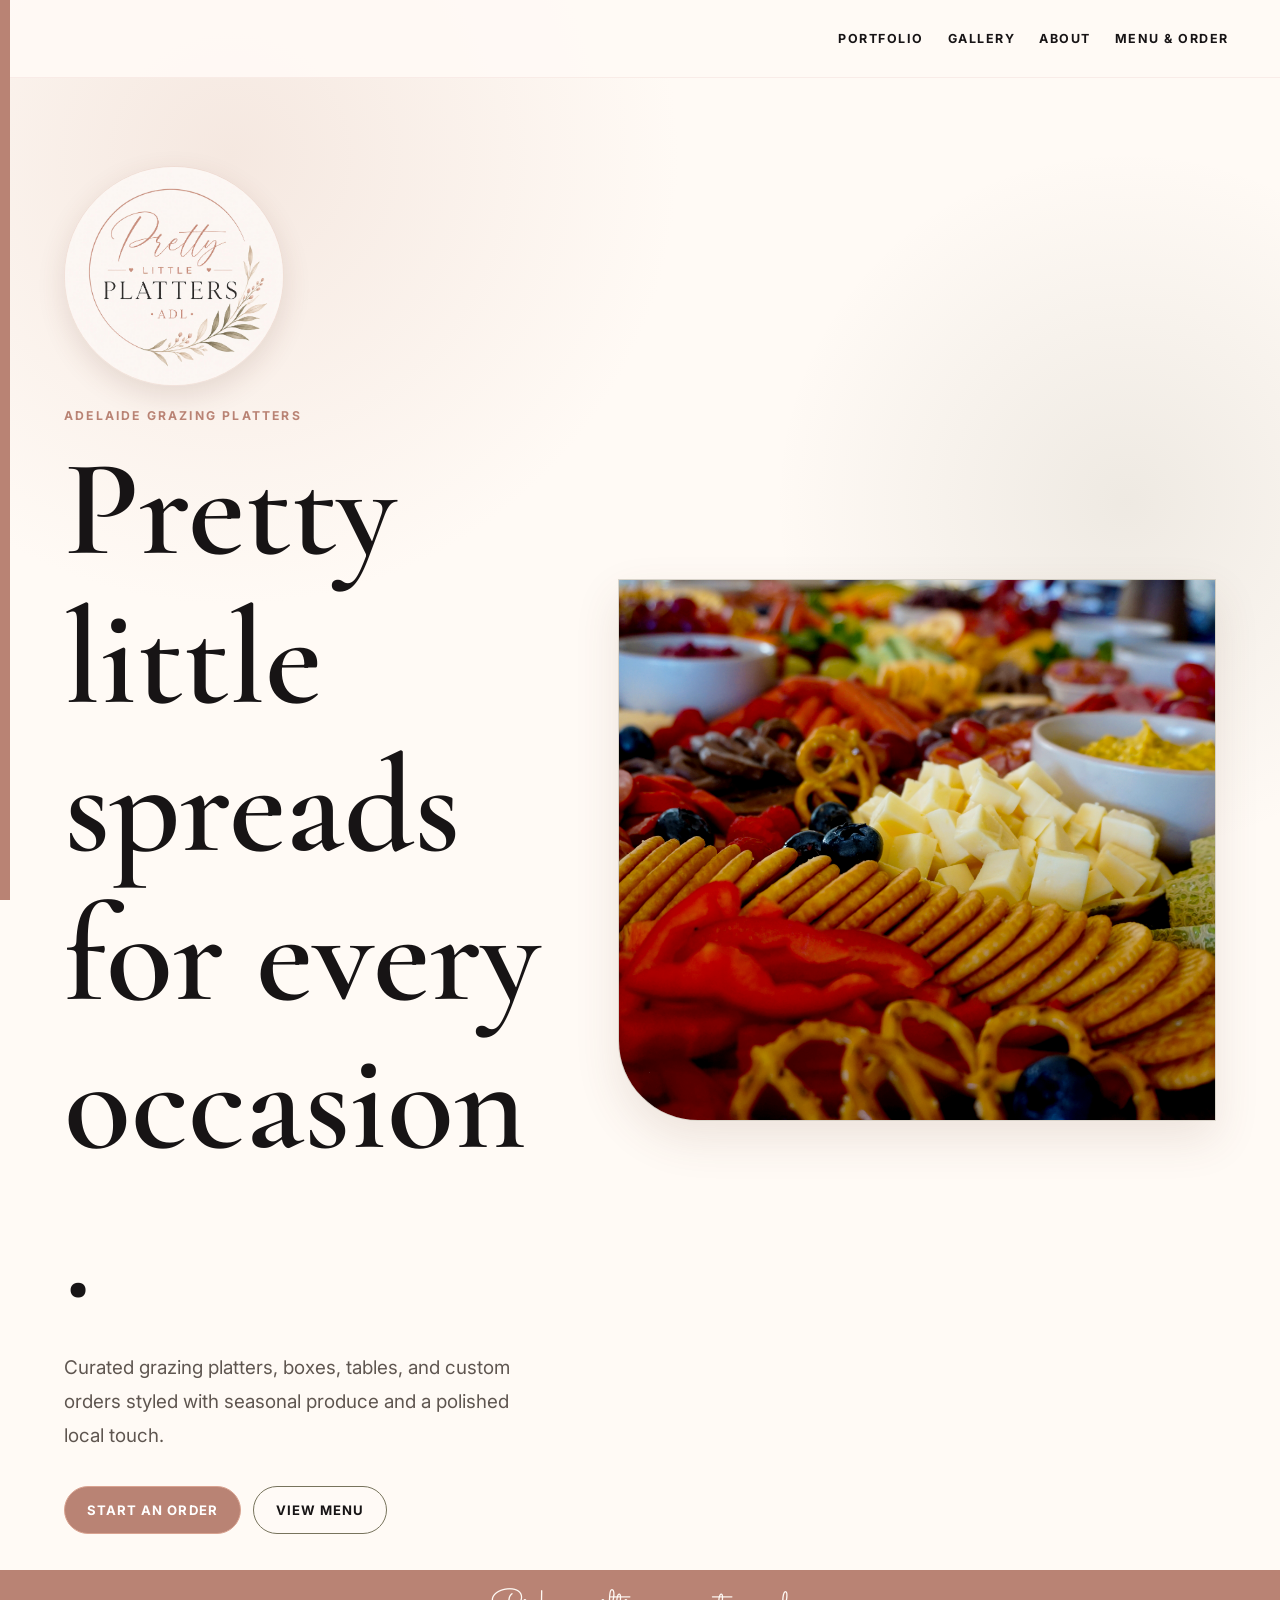
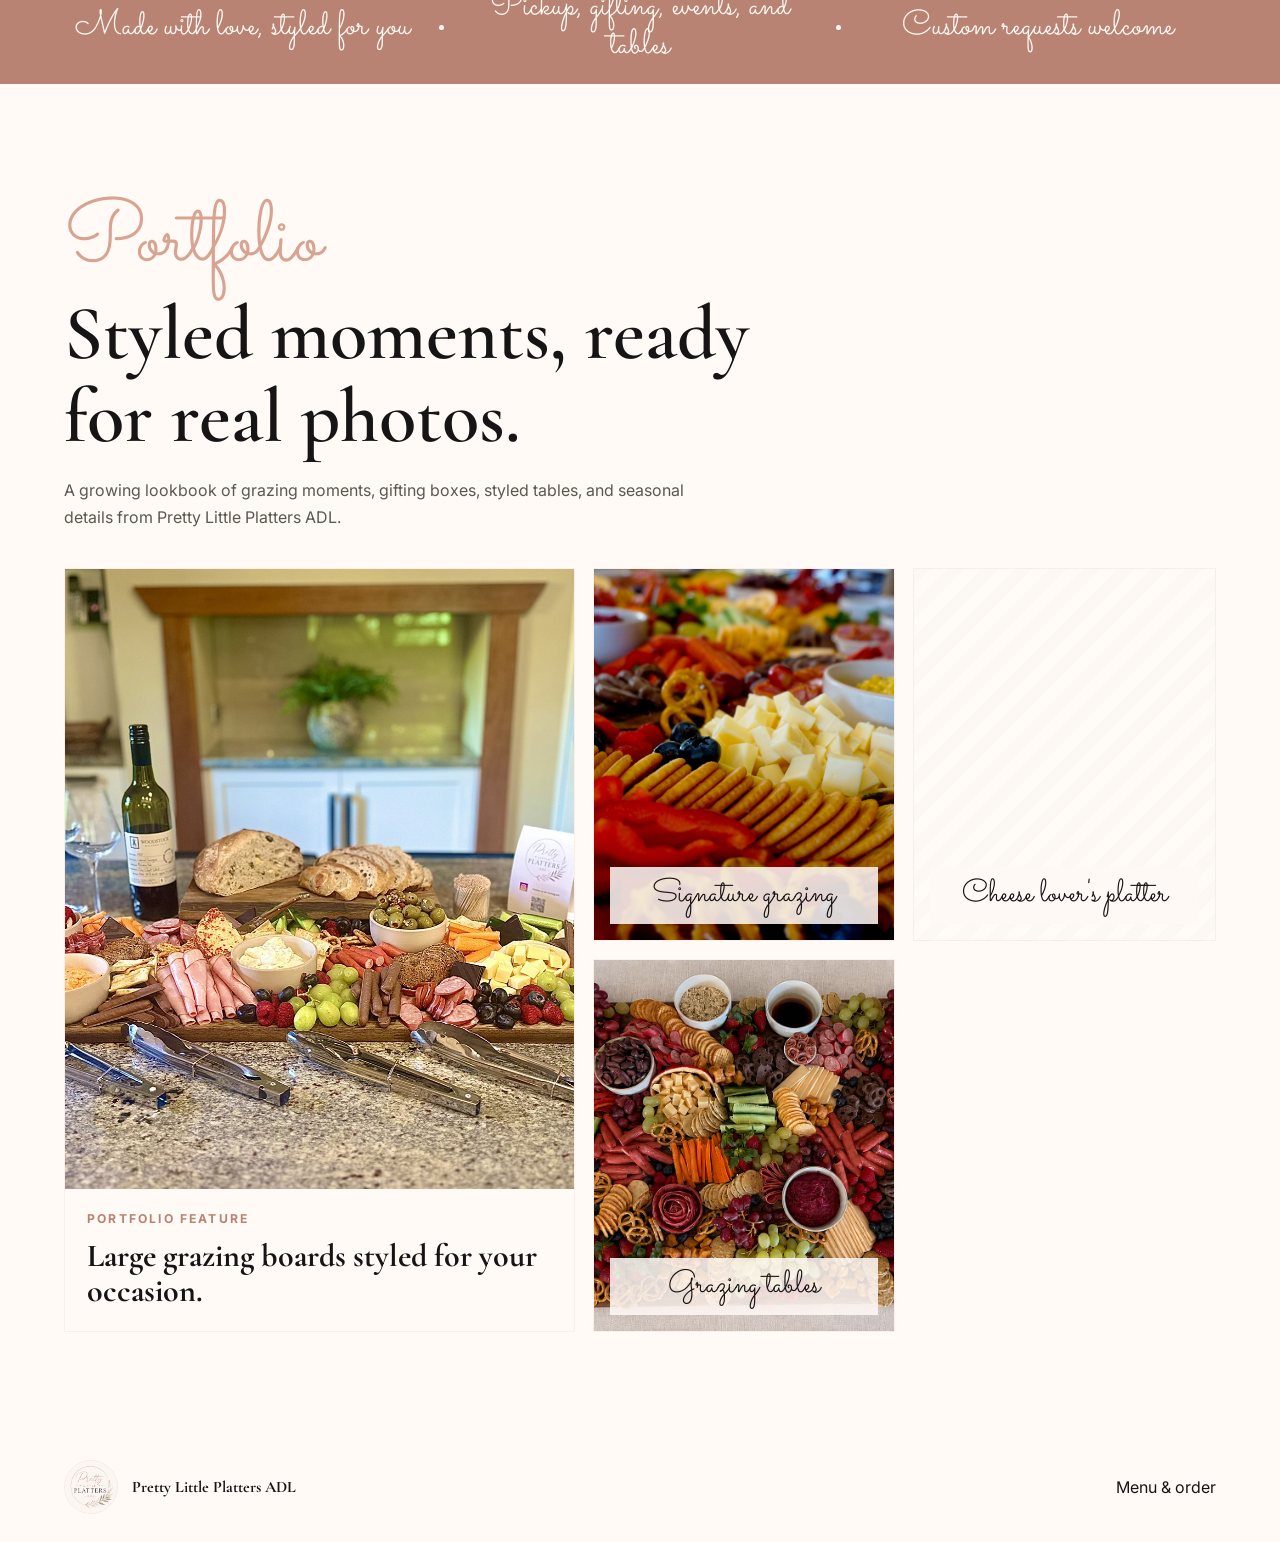
<file: index.html>
<!doctype html>
<html lang="en">
  <head>
    <meta charset="utf-8">
    <meta name="viewport" content="width=device-width, initial-scale=1">
    <title>Pretty Little Platters ADL</title>
    <meta
      name="description"
      content="Pretty Little Platters ADL creates grazing platters, boxes, tables, and custom orders for Adelaide events."
    >
    <link rel="preconnect" href="https://fonts.googleapis.com">
    <link rel="preconnect" href="https://fonts.gstatic.com" crossorigin>
    <link
      href="https://fonts.googleapis.com/css2?family=Cormorant+Garamond:wght@500;600;700&family=Inter:wght@400;500;600;700&family=Sacramento&display=swap"
      rel="stylesheet"
    >
    <link rel="stylesheet" href="styles.css?v=7">
  </head>
  <body>
    <header class="site-header" id="top">
      <nav class="nav" aria-label="Main navigation">
        <a href="#portfolio">Portfolio</a>
        <a href="gallery.html">Gallery</a>
        <a href="about.html">About</a>
        <a href="menu.html">Menu & order</a>
      </nav>
    </header>

    <main>
      <section class="hero">
        <div class="hero-copy">
          <img class="hero-logo" src="assets/logo.jpg" alt="Pretty Little Platters ADL logo">
          <p class="eyebrow">Adelaide grazing platters</p>
          <h1>Pretty little spreads for every occasion.</h1>
          <p>
            Curated grazing platters, boxes, tables, and custom orders styled
            with seasonal produce and a polished local touch.
          </p>
          <div class="hero-actions">
            <a class="button primary" href="menu.html#order">Start an order</a>
            <a class="button secondary" href="menu.html#menu">View menu</a>
          </div>
        </div>
        <div class="hero-media" aria-label="Styled grazing platter">
          <img src="assets/HOMEPAGE IMAGE.jpg" alt="A styled grazing platter with fruit, cheeses, crackers, and flowers">
        </div>
      </section>

      <section class="intro-band">
        <p>Made with love, styled for you</p>
        <span></span>
        <p>Pickup, gifting, events, and tables</p>
        <span></span>
        <p>Custom requests welcome</p>
      </section>

      <section class="section" id="portfolio">
        <div class="section-heading">
          <p class="script">Portfolio</p>
          <h2>Styled moments, ready for real photos.</h2>
          <p>
            A growing lookbook of grazing moments, gifting boxes, styled tables,
            and seasonal details from Pretty Little Platters ADL.
          </p>
        </div>
        <div class="portfolio-grid">
          <article class="portfolio-feature">
            <img src="assets/Feature Image.jpg" alt="Featured grazing platter by Pretty Little Platters ADL">
            <div>
              <p class="eyebrow">Portfolio feature</p>
              <h3>Large grazing boards styled for your occasion.</h3>
            </div>
          </article>
          <article class="photo-slot">
            <img src="assets/HOMEPAGE IMAGE.jpg" alt="Signature grazing platter example">
            <span>Signature grazing</span>
          </article>
          <article class="photo-slot muted">
            <span>Cheese lover's platter</span>
          </article>
          <article class="photo-slot">
            <img src="assets/Grazing table.png" alt="Birds eye view of a large grazing table">
            <span>Grazing tables</span>
          </article>
        </div>
      </section>

    </main>

    <footer class="footer">
      <div>
        <img src="assets/logo.jpg" alt="Pretty Little Platters ADL logo">
        <p>Pretty Little Platters ADL</p>
      </div>
      <address>
        <a href="menu.html">Menu & order</a>
      </address>
    </footer>
    <script src="transitions.js"></script>
  </body>
</html>
</file>
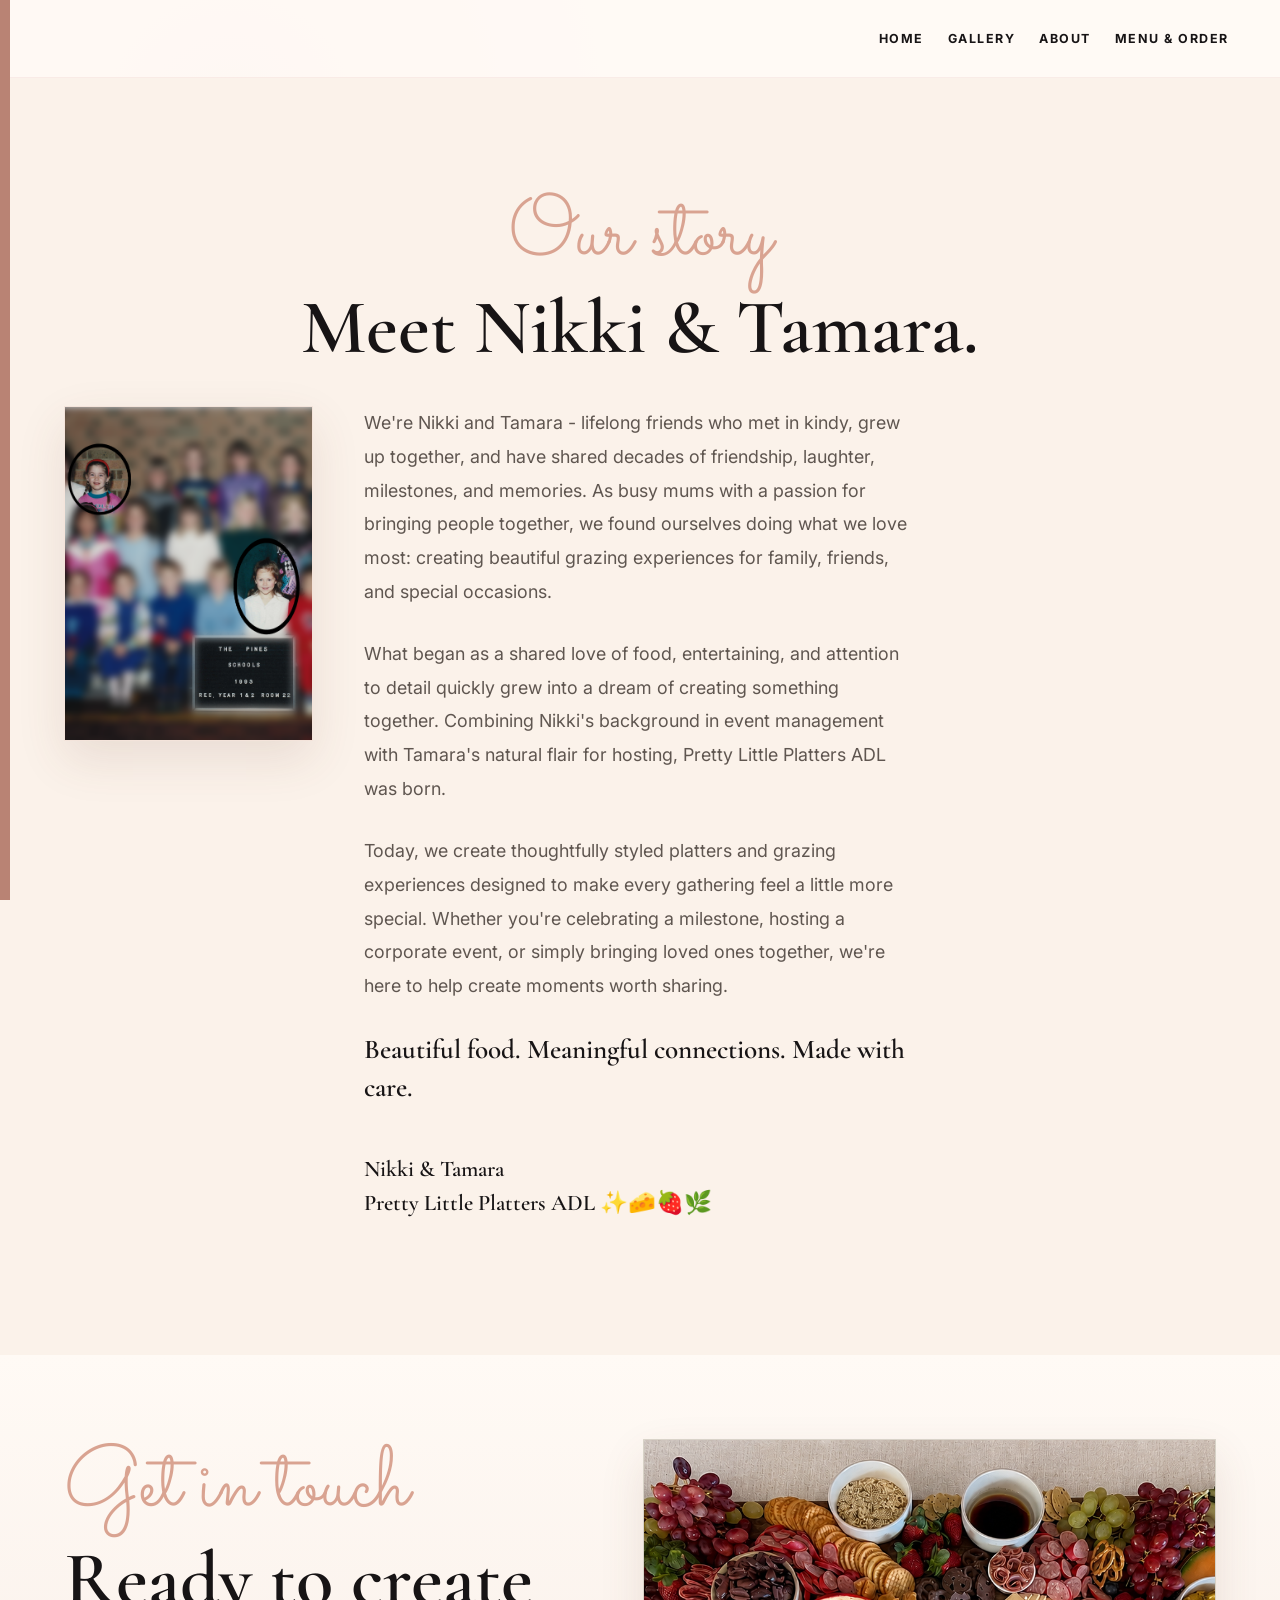
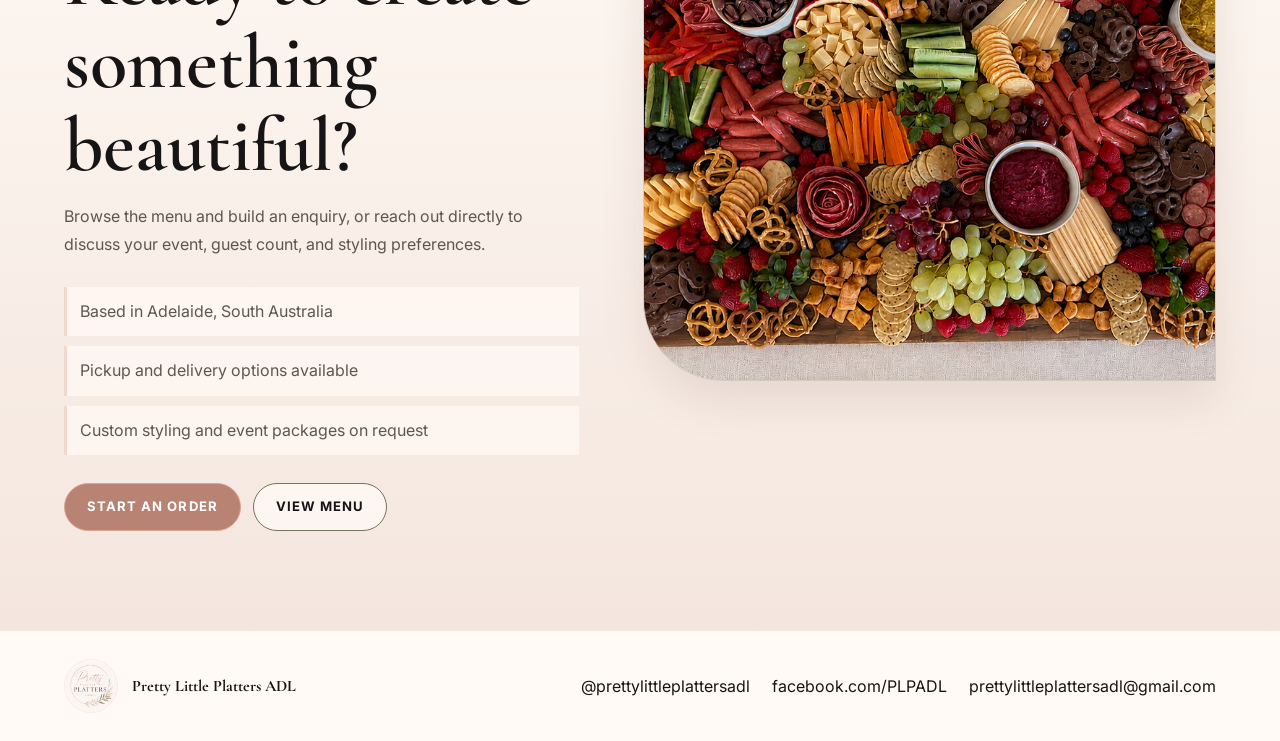
<file: about.html>
<!doctype html>
<html lang="en">
  <head>
    <meta charset="utf-8">
    <meta name="viewport" content="width=device-width, initial-scale=1">
    <title>About Us | Pretty Little Platters ADL</title>
    <meta
      name="description"
      content="Meet Nikki and Tamara, the lifelong friends behind Pretty Little Platters ADL, creating beautiful grazing experiences for Adelaide events."
    >
    <link rel="preconnect" href="https://fonts.googleapis.com">
    <link rel="preconnect" href="https://fonts.gstatic.com" crossorigin>
    <link
      href="https://fonts.googleapis.com/css2?family=Cormorant+Garamond:wght@500;600;700&family=Inter:wght@400;500;600;700&family=Sacramento&display=swap"
      rel="stylesheet"
    >
    <link rel="stylesheet" href="styles.css?v=7">
  </head>
  <body>
    <header class="site-header" id="top">
      <nav class="nav" aria-label="Main navigation">
        <a href="index.html">Home</a>
        <a href="gallery.html">Gallery</a>
        <a href="about.html">About</a>
        <a href="menu.html">Menu & order</a>
      </nav>
    </header>

    <main>
      <section class="section about-story">
        <div class="section-heading centered">
          <p class="script">Our story</p>
          <h2>Meet Nikki &amp; Tamara.</h2>
        </div>
        <div class="story-layout">
          <div class="story-image">
            <img src="assets/school photo.png" alt="Nikki and Tamara">
          </div>
          <div class="story-body">
          <p>
            We're Nikki and Tamara - lifelong friends who met in kindy, grew up together,
            and have shared decades of friendship, laughter, milestones, and memories. As
            busy mums with a passion for bringing people together, we found ourselves doing
            what we love most: creating beautiful grazing experiences for family, friends,
            and special occasions.
          </p>
          <p>
            What began as a shared love of food, entertaining, and attention to detail
            quickly grew into a dream of creating something together. Combining Nikki's
            background in event management with Tamara's natural flair for hosting,
            Pretty Little Platters ADL was born.
          </p>
          <p>
            Today, we create thoughtfully styled platters and grazing experiences designed
            to make every gathering feel a little more special. Whether you're celebrating
            a milestone, hosting a corporate event, or simply bringing loved ones together,
            we're here to help create moments worth sharing.
          </p>
          <p class="story-tagline">Beautiful food. Meaningful connections. Made with care.</p>
          <p class="story-sign-off">Nikki &amp; Tamara<br>Pretty Little Platters ADL ✨🧀🍓🌿</p>
        </div>
          <div class="story-image story-image--right">
            <!-- right photo coming soon -->
          </div>
        </div>
      </section>

      <section class="order-section">
        <div class="order-copy">
          <p class="script">Get in touch</p>
          <h2>Ready to create something beautiful?</h2>
          <p>
            Browse the menu and build an enquiry, or reach out directly to
            discuss your event, guest count, and styling preferences.
          </p>
          <div class="booking-notes">
            <p>Based in Adelaide, South Australia</p>
            <p>Pickup and delivery options available</p>
            <p>Custom styling and event packages on request</p>
          </div>
          <div class="hero-actions" style="margin-top: 28px;">
            <a class="button primary" href="menu.html#order">Start an order</a>
            <a class="button secondary" href="menu.html#menu">View menu</a>
          </div>
        </div>
        <div class="hero-media" aria-label="Grazing table spread">
          <img src="assets/Grazing table.png" alt="A large styled grazing table">
        </div>
      </section>
    </main>

    <footer class="footer" id="contact">
      <div>
        <img src="assets/logo.jpg" alt="Pretty Little Platters ADL logo">
        <p>Pretty Little Platters ADL</p>
      </div>
      <address>
        <a href="https://www.instagram.com/prettylittleplattersadl/">@prettylittleplattersadl</a>
        <a href="https://www.facebook.com/PLPADL">facebook.com/PLPADL</a>
        <a href="mailto:prettylittleplattersadl@gmail.com">prettylittleplattersadl@gmail.com</a>
      </address>
    </footer>

    <script src="transitions.js"></script>
  </body>
</html>
</file>
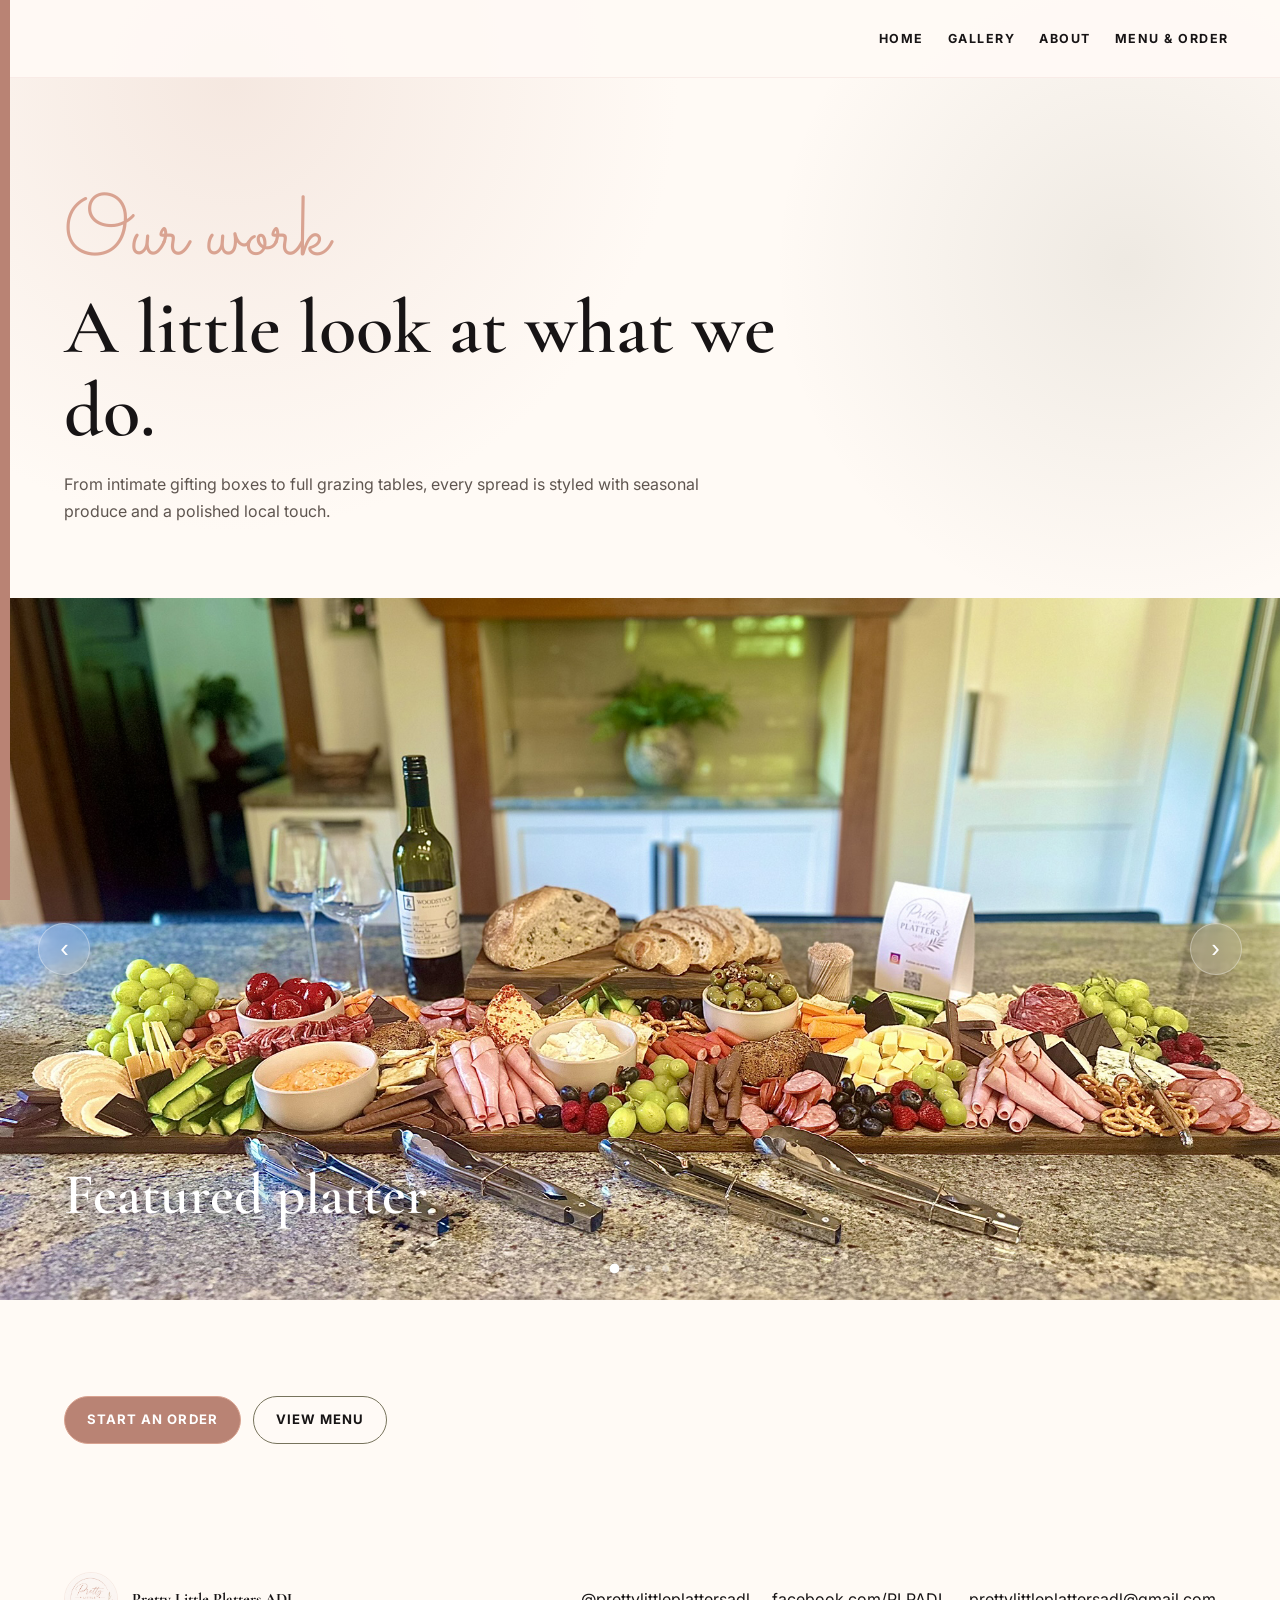
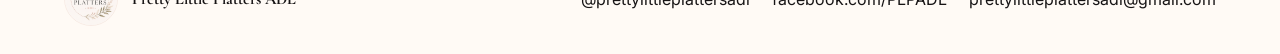
<file: gallery.html>
<!doctype html>
<html lang="en">
  <head>
    <meta charset="utf-8">
    <meta name="viewport" content="width=device-width, initial-scale=1">
    <title>Gallery | Pretty Little Platters ADL</title>
    <meta
      name="description"
      content="Browse the Pretty Little Platters ADL gallery — grazing platters, boxes, boards, and styled tables for Adelaide events."
    >
    <link rel="preconnect" href="https://fonts.googleapis.com">
    <link rel="preconnect" href="https://fonts.gstatic.com" crossorigin>
    <link
      href="https://fonts.googleapis.com/css2?family=Cormorant+Garamond:wght@500;600;700&family=Inter:wght@400;500;600;700&family=Sacramento&display=swap"
      rel="stylesheet"
    >
    <link rel="stylesheet" href="styles.css?v=7">
  </head>
  <body>
    <header class="site-header" id="top">
      <nav class="nav" aria-label="Main navigation">
        <a href="index.html">Home</a>
        <a href="gallery.html">Gallery</a>
        <a href="about.html">About</a>
        <a href="menu.html">Menu & order</a>
      </nav>
    </header>

    <main>
      <section class="section" style="padding-bottom: 36px;">
        <div class="section-heading">
          <p class="script">Our work</p>
          <h2>A little look at what we do.</h2>
          <p>
            From intimate gifting boxes to full grazing tables, every spread is
            styled with seasonal produce and a polished local touch.
          </p>
        </div>
      </section>

      <div class="slideshow" id="slideshow">
        <div class="slide is-active">
          <img src="assets/Feature Image.jpg" alt="Featured grazing platter by Pretty Little Platters ADL">
          <p class="slide-caption">Featured platter</p>
        </div>
        <div class="slide">
          <img src="assets/HOMEPAGE IMAGE.jpg" alt="Signature grazing platter with fruit and cheeses">
          <p class="slide-caption">Signature grazing</p>
        </div>
        <div class="slide">
          <img src="assets/Grazing table.png" alt="Grazing table styled for an event">
          <p class="slide-caption">Grazing tables</p>
        </div>
        <div class="slide">
          <img src="assets/BIRDS EYE LARGE BOARD.png" alt="Birds eye view of a large grazing board">
          <p class="slide-caption">Large boards</p>
        </div>
        <button class="slideshow-btn slideshow-prev" aria-label="Previous image">&#8249;</button>
        <button class="slideshow-btn slideshow-next" aria-label="Next image">&#8250;</button>
        <div class="slideshow-dots" aria-label="Gallery navigation"></div>
      </div>

      <section class="section" style="padding-top: 48px;">
        <div class="gallery-cta">
          <a class="button primary" href="menu.html#order">Start an order</a>
          <a class="button secondary" href="menu.html#menu">View menu</a>
        </div>
      </section>
    </main>

    <footer class="footer" id="contact">
      <div>
        <img src="assets/logo.jpg" alt="Pretty Little Platters ADL logo">
        <p>Pretty Little Platters ADL</p>
      </div>
      <address>
        <a href="https://www.instagram.com/prettylittleplattersadl/">@prettylittleplattersadl</a>
        <a href="https://www.facebook.com/PLPADL">facebook.com/PLPADL</a>
        <a href="mailto:prettylittleplattersadl@gmail.com">prettylittleplattersadl@gmail.com</a>
      </address>
    </footer>

    <script src="transitions.js"></script>
    <script>
      (function () {
        const el = document.getElementById('slideshow');
        const slides = el.querySelectorAll('.slide');
        const dotsWrap = el.querySelector('.slideshow-dots');
        let current = 0;
        let timer;

        slides.forEach(function (_, i) {
          const dot = document.createElement('button');
          dot.className = 'dot' + (i === 0 ? ' is-active' : '');
          dot.setAttribute('aria-label', 'Image ' + (i + 1));
          dot.addEventListener('click', function () { reset(); go(i); start(); });
          dotsWrap.appendChild(dot);
        });

        function go(n) {
          slides[current].classList.remove('is-active');
          dotsWrap.children[current].classList.remove('is-active');
          current = (n + slides.length) % slides.length;
          slides[current].classList.add('is-active');
          dotsWrap.children[current].classList.add('is-active');
        }

        function start() {
          timer = setTimeout(function () {
            go(current + 1);
            timer = setTimeout(start, 900);
          }, 5000);
        }
        function reset() { clearTimeout(timer); }

        el.querySelector('.slideshow-prev').addEventListener('click', function () { reset(); go(current - 1); start(); });
        el.querySelector('.slideshow-next').addEventListener('click', function () { reset(); go(current + 1); start(); });
        el.addEventListener('mouseenter', reset);
        el.addEventListener('mouseleave', start);

        document.addEventListener('keydown', function (e) {
          if (e.key === 'ArrowLeft') { reset(); go(current - 1); start(); }
          if (e.key === 'ArrowRight') { reset(); go(current + 1); start(); }
        });

        start();
      }());
    </script>
  </body>
</html>
</file>
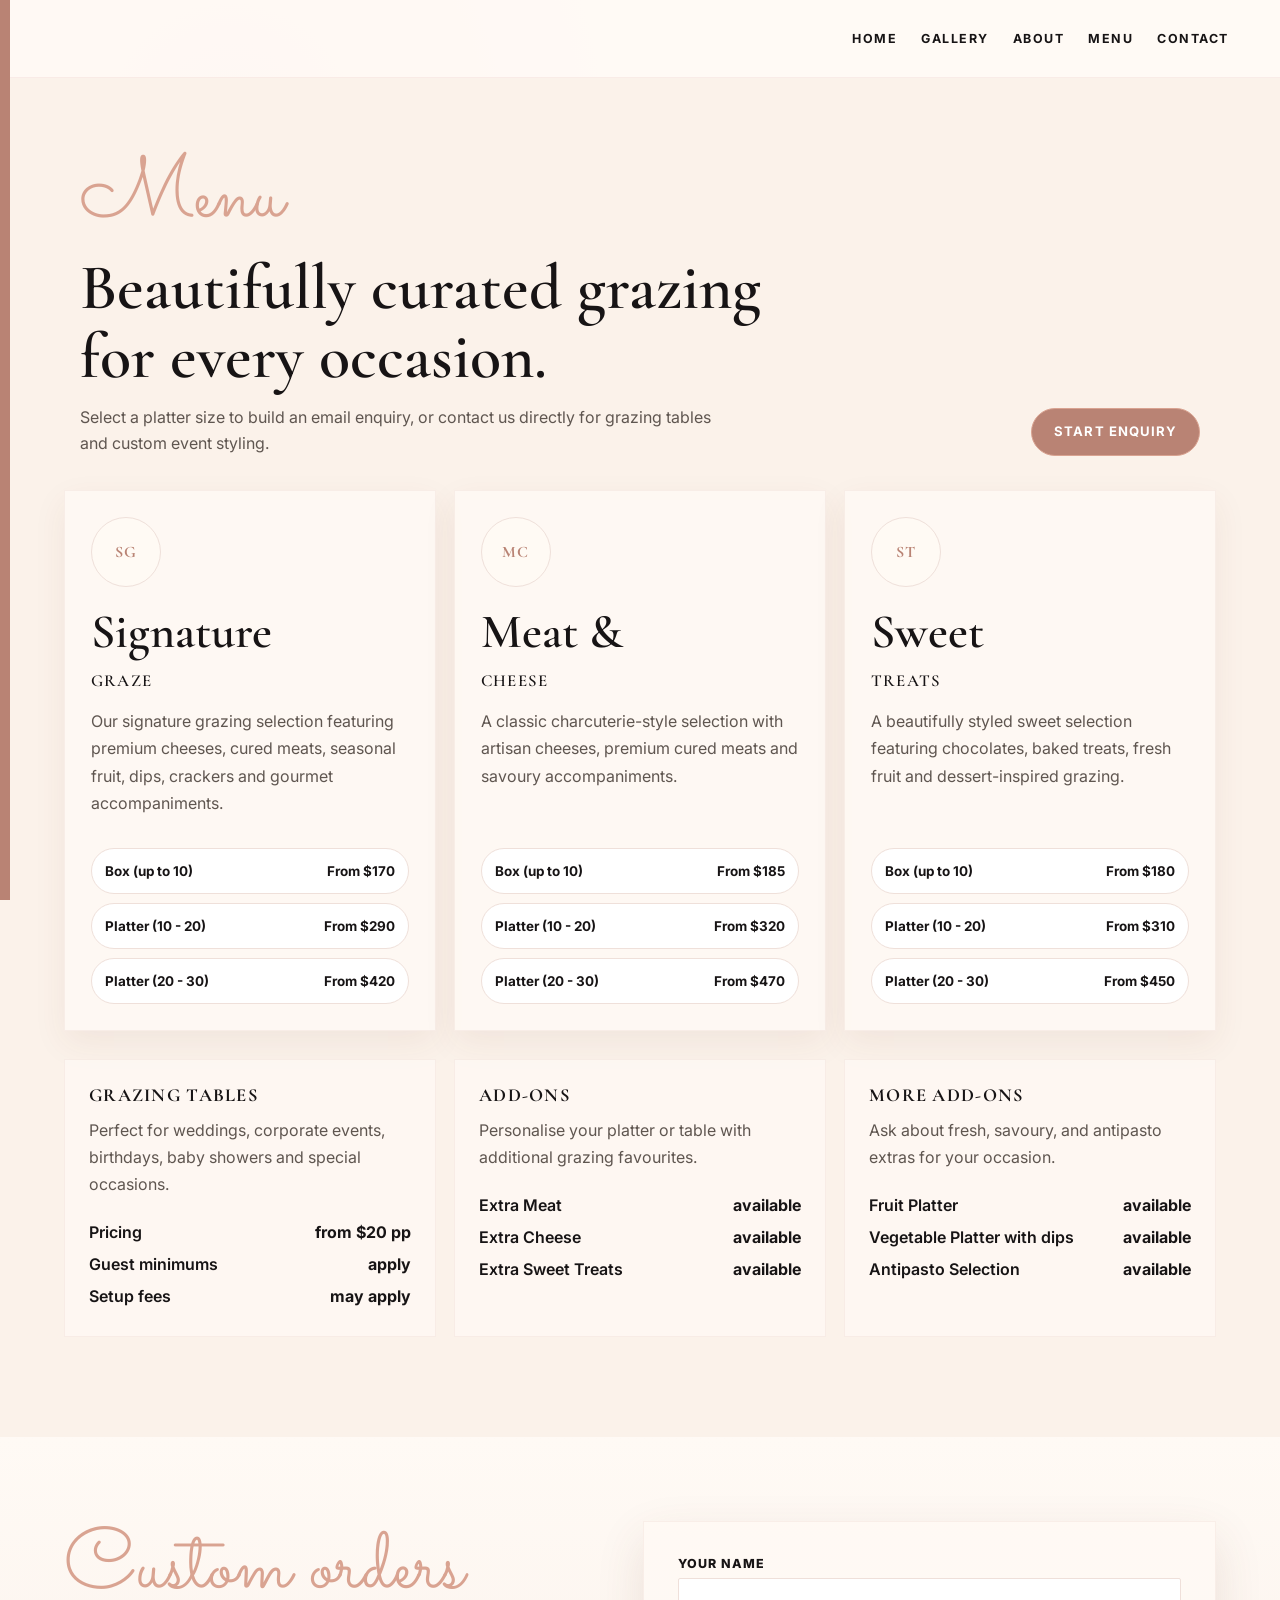
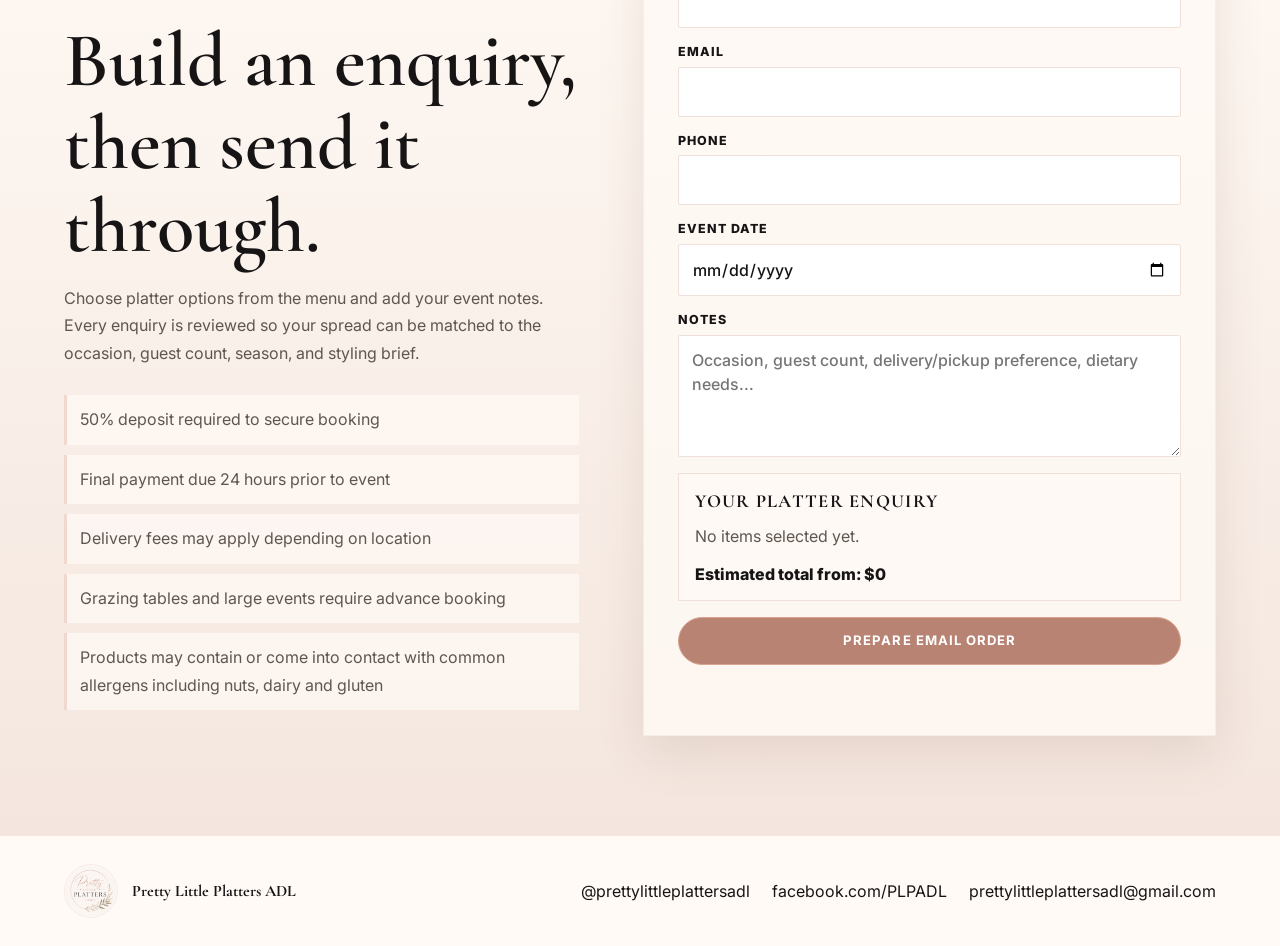
<file: menu.html>
<!doctype html>
<html lang="en">
  <head>
    <meta charset="utf-8">
    <meta name="viewport" content="width=device-width, initial-scale=1">
    <title>Menu & Contact | Pretty Little Platters ADL</title>
    <meta
      name="description"
      content="View the Pretty Little Platters ADL menu, build an order enquiry, and contact us for Adelaide grazing platters, boxes, and tables."
    >
    <link rel="preconnect" href="https://fonts.googleapis.com">
    <link rel="preconnect" href="https://fonts.gstatic.com" crossorigin>
    <link
      href="https://fonts.googleapis.com/css2?family=Cormorant+Garamond:wght@500;600;700&family=Inter:wght@400;500;600;700&family=Sacramento&display=swap"
      rel="stylesheet"
    >
    <link rel="stylesheet" href="styles.css?v=7">
  </head>
  <body>
    <header class="site-header" id="top">
      <nav class="nav" aria-label="Main navigation">
        <a href="index.html">Home</a>
        <a href="gallery.html">Gallery</a>
        <a href="about.html">About</a>
        <a href="#menu">Menu</a>
        <a href="#contact">Contact</a>
      </nav>
    </header>

    <main>
      <section class="menu-section menu-page">
        <div class="menu-page-heading" id="menu">
          <p class="script">Menu</p>
          <h1>Beautifully curated grazing for every occasion.</h1>
          <p>
            Select a platter size to build an email enquiry, or contact us directly
            for grazing tables and custom event styling.
          </p>
          <a class="button primary" href="#order">Start enquiry</a>
        </div>

        <div class="menu-grid" id="menuGrid" aria-live="polite"></div>

        <div class="extras">
          <article>
            <h3>Grazing tables</h3>
            <p>Perfect for weddings, corporate events, birthdays, baby showers and special occasions.</p>
            <dl>
              <div><dt>Pricing</dt><dd>from $20 pp</dd></div>
              <div><dt>Guest minimums</dt><dd>apply</dd></div>
              <div><dt>Setup fees</dt><dd>may apply</dd></div>
            </dl>
          </article>
          <article>
            <h3>Add-ons</h3>
            <p>Personalise your platter or table with additional grazing favourites.</p>
            <dl>
              <div><dt>Extra Meat</dt><dd>available</dd></div>
              <div><dt>Extra Cheese</dt><dd>available</dd></div>
              <div><dt>Extra Sweet Treats</dt><dd>available</dd></div>
            </dl>
          </article>
          <article>
            <h3>More add-ons</h3>
            <p>Ask about fresh, savoury, and antipasto extras for your occasion.</p>
            <dl>
              <div><dt>Fruit Platter</dt><dd>available</dd></div>
              <div><dt>Vegetable Platter with dips</dt><dd>available</dd></div>
              <div><dt>Antipasto Selection</dt><dd>available</dd></div>
            </dl>
          </article>
        </div>
      </section>

      <section class="order-section" id="order">
        <div class="order-copy">
          <p class="script">Custom orders</p>
          <h2>Build an enquiry, then send it through.</h2>
          <p>
            Choose platter options from the menu and add your event notes. Every
            enquiry is reviewed so your spread can be matched to the occasion,
            guest count, season, and styling brief.
          </p>
          <div class="booking-notes">
            <p>50% deposit required to secure booking</p>
            <p>Final payment due 24 hours prior to event</p>
            <p>Delivery fees may apply depending on location</p>
            <p>Grazing tables and large events require advance booking</p>
            <p>Products may contain or come into contact with common allergens including nuts, dairy and gluten</p>
          </div>
        </div>
        <form class="order-form" id="orderForm">
          <label>
            Your name
            <input name="name" autocomplete="name" required>
          </label>
          <label>
            Email
            <input name="email" type="email" autocomplete="email" required>
          </label>
          <label>
            Phone
            <input name="phone" autocomplete="tel">
          </label>
          <label>
            Event date
            <input name="date" type="date">
          </label>
          <label>
            Notes
            <textarea name="notes" rows="4" placeholder="Occasion, guest count, delivery/pickup preference, dietary needs..."></textarea>
          </label>
          <div class="cart">
            <h3>Your platter enquiry</h3>
            <div id="cartItems" class="cart-items">No items selected yet.</div>
            <p class="cart-total" id="cartTotal">Estimated total from: $0</p>
          </div>
          <button class="button primary" type="submit">Prepare email order</button>
          <p class="form-status" id="formStatus" role="status"></p>
        </form>
      </section>
    </main>

    <footer class="footer" id="contact">
      <div>
        <img src="assets/logo.jpg" alt="Pretty Little Platters ADL logo">
        <p>Pretty Little Platters ADL</p>
      </div>
      <address>
        <a href="https://www.instagram.com/prettylittleplattersadl/">@prettylittleplattersadl</a>
        <a href="https://www.facebook.com/PLPADL">facebook.com/PLPADL</a>
        <a href="mailto:prettylittleplattersadl@gmail.com">prettylittleplattersadl@gmail.com</a>
      </address>
    </footer>

    <script src="script.js?v=2"></script>
    <script src="transitions.js"></script>
  </body>
</html>
</file>
<file: styles.css>
:root {
  --ink: #171415;
  --muted: #5f5650;
  --mauve: #d9a391;
  --accent-soft: #f0d8cf;
  --mauve-dark: #171415;
  --rose: hsl(13, 33%, 59%);
  --blush: #f4e6de;
  --ivory: #fffaf5;
  --paper: #fbf2ea;
  --sage: #77735c;
  --line: #efe0da;
  --shadow: 0 18px 45px rgba(107, 63, 48, 0.12);
}

* {
  box-sizing: border-box;
}

html {
  scroll-behavior: smooth;
}

@keyframes page-in {
  from { opacity: 0; }
  to   { opacity: 1; }
}

@keyframes page-out {
  from { opacity: 1; }
  to   { opacity: 0; }
}

body.is-leaving {
  animation: page-out 0.25s ease forwards;
  pointer-events: none;
}

body {
  margin: 0;
  color: var(--ink);
  background:
    radial-gradient(circle at 18% 5%, rgba(244, 230, 222, 0.9), transparent 28rem),
    radial-gradient(circle at 88% 16%, rgba(119, 115, 92, 0.12), transparent 22rem),
    var(--ivory);
  font-family: Inter, Arial, sans-serif;
  animation: page-in 0.25s ease forwards;
}

body::before {
  position: fixed;
  top: 0;
  bottom: 0;
  left: 0;
  z-index: 20;
  width: 10px;
  pointer-events: none;
  content: "";
  background: var(--rose);
}

img {
  display: block;
  max-width: 100%;
}

a {
  color: inherit;
}

.site-header {
  position: sticky;
  top: 0;
  z-index: 10;
  display: flex;
  align-items: center;
  justify-content: flex-end;
  gap: 24px;
  min-height: 78px;
  padding: 10px clamp(18px, 4vw, 56px) 10px clamp(32px, 4vw, 56px);
  background: rgba(255, 250, 246, 0.9);
  border-bottom: 1px solid rgba(191, 123, 107, 0.1);
  backdrop-filter: blur(18px);
}

.hero-logo,
.mini-logo,
.footer img {
  border-radius: 50%;
  border: 1px solid rgba(191, 123, 107, 0.12);
}

.hero-logo {
  width: clamp(132px, 22vw, 220px);
  height: clamp(132px, 22vw, 220px);
  margin-bottom: 22px;
  object-fit: cover;
  box-shadow: 0 10px 28px rgba(107, 63, 48, 0.14);
}

.nav {
  display: flex;
  flex-wrap: wrap;
  align-items: center;
  justify-content: flex-end;
  gap: 8px 24px;
  color: var(--mauve-dark);
  font-size: 0.78rem;
  font-weight: 700;
  letter-spacing: 0.12em;
  text-transform: uppercase;
}

.nav a {
  text-decoration: none;
  transition: color 0.18s;
}

.nav a:hover {
  color: var(--rose);
}

.hero {
  display: grid;
  grid-template-columns: minmax(0, 0.9fr) minmax(320px, 1.1fr);
  gap: clamp(28px, 5vw, 72px);
  align-items: center;
  min-height: calc(100vh - 78px);
  padding: clamp(44px, 8vw, 88px) clamp(18px, 5vw, 72px) 36px clamp(32px, 5vw, 72px);
}

.hero-copy {
  max-width: 620px;
}

.eyebrow {
  margin: 0 0 12px;
  color: var(--rose);
  font-size: 0.76rem;
  font-weight: 700;
  letter-spacing: 0.18em;
  text-transform: uppercase;
}

h1,
h2,
h3,
p {
  overflow-wrap: anywhere;
}

h1,
h2,
.menu-title {
  font-family: "Cormorant Garamond", Georgia, serif;
  font-weight: 600;
  line-height: 1.08;
  letter-spacing: 0;
}

h1 {
  margin: 0;
  max-width: 12ch;
  color: var(--mauve-dark);
  font-size: clamp(3.8rem, 11vw, 8.6rem);
}

.hero-copy > p:not(.eyebrow) {
  max-width: 560px;
  margin: 24px 0 0;
  color: var(--muted);
  font-size: clamp(1rem, 1.7vw, 1.18rem);
  line-height: 1.8;
}

.hero-actions {
  display: flex;
  flex-wrap: wrap;
  gap: 12px;
  margin-top: 34px;
}

.button {
  display: inline-flex;
  min-height: 48px;
  align-items: center;
  justify-content: center;
  border: 1px solid var(--mauve);
  border-radius: 50px;
  padding: 0 22px;
  cursor: pointer;
  font: 700 0.82rem/1.2 Inter, sans-serif;
  letter-spacing: 0.08em;
  text-decoration: none;
  text-transform: uppercase;
  transition: background 0.18s, border-color 0.18s, color 0.18s, box-shadow 0.18s;
}

.button.primary {
  color: white;
  background: var(--rose);
}

.button.secondary {
  color: var(--mauve-dark);
  border-color: var(--sage);
  background: rgba(255, 250, 246, 0.76);
}

.button.primary:hover {
  background: var(--mauve);
  border-color: var(--mauve);
}

.button.secondary:hover {
  border-color: var(--rose);
  background: var(--blush);
}

.hero-media {
  position: relative;
  min-height: 540px;
  overflow: hidden;
  border: 1px solid rgba(119, 115, 92, 0.28);
  border-radius: 0 0 0 80px;
  box-shadow: var(--shadow);
}

.hero-media img {
  width: 100%;
  height: 100%;
  min-height: 540px;
  object-fit: cover;
}

.intro-band {
  display: grid;
  grid-template-columns: 1fr auto 1fr auto 1fr;
  gap: 18px;
  align-items: center;
  padding: 18px clamp(18px, 5vw, 72px) 18px clamp(32px, 5vw, 72px);
  color: var(--ivory);
  background: var(--rose);
}

.intro-band p {
  margin: 0;
  font-family: Sacramento, cursive;
  font-size: clamp(1.4rem, 3vw, 2.2rem);
  line-height: 1.1;
  text-align: center;
}

.intro-band span {
  width: 5px;
  height: 5px;
  border-radius: 999px;
  background: var(--ivory);
}

.section,
.menu-section,
.order-section {
  padding: clamp(58px, 9vw, 110px) clamp(18px, 5vw, 72px) clamp(58px, 9vw, 100px) clamp(32px, 5vw, 72px);
}

.section-heading {
  max-width: 760px;
  margin-bottom: 36px;
}

.section-heading.centered {
  margin-right: auto;
  margin-left: auto;
  text-align: center;
}

.script {
  margin: 0;
  color: var(--mauve);
  font-family: Sacramento, cursive;
  font-size: clamp(2.8rem, 7vw, 5.4rem);
  line-height: 1.15;
}

h2 {
  margin: 0;
  color: var(--mauve-dark);
  font-size: clamp(2.4rem, 6vw, 5.4rem);
  line-height: 1.08;
}

.section-heading p:not(.script) {
  max-width: 650px;
  margin-top: 18px;
  color: var(--muted);
  line-height: 1.7;
}

.portfolio-grid {
  display: grid;
  grid-template-columns: 1.35fr 0.8fr 0.8fr;
  gap: 18px;
}

.portfolio-feature,
.photo-slot,
.menu-card,
.extras article,
.order-form {
  border: 1px solid rgba(191, 123, 107, 0.09);
  background: rgba(255, 250, 246, 0.8);
}

.portfolio-feature {
  grid-row: span 2;
  overflow: hidden;
}

.portfolio-feature img {
  width: 100%;
  height: 620px;
  object-fit: cover;
  object-position: top center;
}

.asset-frame {
  display: grid;
  min-height: 620px;
  place-items: center;
  background:
    linear-gradient(rgba(255, 250, 246, 0.9), rgba(255, 250, 246, 0.9)),
    repeating-linear-gradient(135deg, rgba(191, 123, 107, 0.06), rgba(191, 123, 107, 0.06) 12px, transparent 12px, transparent 24px);
}

.asset-frame span {
  width: min(280px, calc(100% - 40px));
  border: 1px solid var(--line);
  padding: 18px;
  color: var(--mauve-dark);
  background: rgba(255, 250, 246, 0.86);
  font-family: Sacramento, cursive;
  font-size: 2.6rem;
  line-height: 1.15;
  text-align: center;
}

.portfolio-feature div {
  padding: 22px;
}

.portfolio-feature h3 {
  margin: 0;
  color: var(--mauve-dark);
  font-family: "Cormorant Garamond", Georgia, serif;
  font-size: 2rem;
  line-height: 1.12;
}

.photo-slot {
  position: relative;
  min-height: 300px;
  overflow: hidden;
}

.photo-slot img {
  width: 100%;
  height: 100%;
  object-fit: cover;
}

.photo-slot span {
  position: absolute;
  right: 16px;
  bottom: 16px;
  left: 16px;
  padding: 10px 12px;
  color: var(--mauve-dark);
  background: rgba(255, 250, 246, 0.86);
  font-family: Sacramento, cursive;
  font-size: 2rem;
  line-height: 1.15;
  text-align: center;
}

.photo-slot.muted {
  display: grid;
  place-items: center;
  background:
    linear-gradient(rgba(255, 250, 246, 0.88), rgba(255, 250, 246, 0.88)),
    repeating-linear-gradient(135deg, rgba(119, 115, 92, 0.16), rgba(119, 115, 92, 0.16) 12px, transparent 12px, transparent 24px);
}

.mini-logo {
  width: 112px;
  height: 112px;
  margin: 0 auto 16px;
  object-fit: cover;
}

.menu-section {
  background: var(--paper);
}

.menu-page {
  padding-top: clamp(38px, 6vw, 72px);
}

.menu-page-heading {
  display: grid;
  grid-template-columns: minmax(0, 1fr) auto;
  gap: 12px clamp(20px, 4vw, 48px);
  align-items: end;
  max-width: 1120px;
  margin: 0 auto 34px;
}

.menu-page-heading .script {
  grid-column: 1 / -1;
  margin-bottom: -8px;
}

.menu-page-heading h1 {
  max-width: 720px;
  margin: 0;
  color: var(--ink);
  font-size: clamp(2.4rem, 5vw, 4.8rem);
  line-height: 1.08;
}

.menu-page-heading p:not(.script) {
  grid-column: 1;
  max-width: 650px;
  margin: 0;
  color: var(--muted);
  line-height: 1.65;
}

.menu-page-heading .button {
  grid-column: 2;
  grid-row: 2 / span 2;
  align-self: end;
}

.menu-grid {
  display: grid;
  grid-template-columns: repeat(3, minmax(0, 1fr));
  gap: 18px;
}

.menu-card {
  display: grid;
  grid-template-rows: auto auto 1fr auto;
  gap: 18px;
  min-height: 338px;
  padding: 26px;
  box-shadow: 0 12px 32px rgba(107, 63, 48, 0.07);
}

.menu-icon {
  display: grid;
  width: 70px;
  height: 70px;
  place-items: center;
  border-radius: 50%;
  border: 1px solid var(--line);
  color: var(--rose);
  background: rgba(255, 250, 245, 0.82);
  font-family: "Cormorant Garamond", Georgia, serif;
  font-size: 1rem;
  font-weight: 700;
  letter-spacing: 0.08em;
}

.menu-title {
  margin: 0;
  color: var(--mauve-dark);
  font-size: clamp(2.45rem, 4vw, 3rem);
  line-height: 1.15;
}

.menu-title span {
  display: block;
  margin-top: 10px;
  color: var(--ink);
  font-family: "Cormorant Garamond", Georgia, serif;
  font-size: 1.05rem;
  letter-spacing: 0.07em;
  text-transform: uppercase;
}

.menu-card p {
  margin: 0;
  color: var(--muted);
  line-height: 1.72;
}

dl {
  margin: 0;
}

dl div {
  display: flex;
  justify-content: space-between;
  gap: 18px;
  padding: 6px 0;
}

dt,
dd {
  margin: 0;
}

dt {
  color: var(--ink);
  font-weight: 600;
}

dd {
  color: var(--ink);
  font-weight: 700;
  white-space: nowrap;
}

.size-actions {
  display: grid;
  gap: 9px;
  margin-top: 12px;
}

.size-actions button {
  display: flex;
  align-items: center;
  justify-content: space-between;
  gap: 16px;
  min-height: 46px;
  border: 1px solid var(--line);
  border-radius: 50px;
  padding: 11px 13px;
  color: var(--mauve-dark);
  background: white;
  cursor: pointer;
  font: 700 0.84rem/1.25 Inter, sans-serif;
  text-align: left;
  transition: border-color 0.18s, background 0.18s, box-shadow 0.18s;
}

.size-actions button span {
  min-width: 0;
}

.size-actions button strong {
  flex: 0 0 auto;
}

.size-actions button:hover {
  border-color: var(--rose);
  background: #fff7f1;
}

.size-actions button.is-selected {
  border-color: var(--rose);
  color: var(--ink);
  background: var(--blush);
  box-shadow: inset 0 0 0 1px rgba(185, 130, 115, 0.28);
}

.size-actions button.is-selected strong::after {
  content: " ✓";
  color: var(--rose);
  font-size: 0.9rem;
  font-weight: 800;
  line-height: 1;
}

.extras {
  display: grid;
  grid-template-columns: repeat(3, minmax(0, 1fr));
  gap: 18px;
  margin-top: 28px;
}

.extras article {
  padding: 24px;
  background: rgba(255, 250, 245, 0.72);
}

.extras h3,
.cart h3 {
  margin: 0 0 10px;
  color: var(--mauve-dark);
  font-family: "Cormorant Garamond", Georgia, serif;
  font-size: 1.15rem;
  line-height: 1.25;
  letter-spacing: 0.07em;
  text-transform: uppercase;
}

.extras p {
  min-height: 52px;
  margin: 0 0 18px;
  color: var(--muted);
  line-height: 1.68;
}

.order-section {
  display: grid;
  grid-template-columns: minmax(0, 0.9fr) minmax(320px, 1fr);
  gap: clamp(28px, 5vw, 70px);
  align-items: start;
  padding-top: clamp(46px, 7vw, 84px);
  background: linear-gradient(180deg, var(--ivory), var(--blush));
}

.order-copy p:not(.script) {
  color: var(--muted);
  line-height: 1.72;
}

.booking-notes {
  display: grid;
  gap: 10px;
  margin-top: 28px;
}

.booking-notes p {
  margin: 0;
  border-left: 3px solid var(--accent-soft);
  padding: 11px 13px;
  background: rgba(255, 250, 246, 0.72);
}

.order-form {
  display: grid;
  gap: 16px;
  padding: clamp(20px, 4vw, 34px);
  box-shadow: var(--shadow);
}

label {
  display: grid;
  gap: 7px;
  color: var(--mauve-dark);
  font-size: 0.78rem;
  line-height: 1.25;
  font-weight: 800;
  letter-spacing: 0.08em;
  text-transform: uppercase;
}

input,
textarea {
  width: 100%;
  border: 1px solid var(--line);
  border-radius: 2px;
  padding: 12px 13px;
  color: var(--ink);
  background: white;
  font: 500 1rem/1.5 Inter, sans-serif;
}

textarea {
  resize: vertical;
}

input:focus,
textarea:focus {
  outline: 2px solid var(--rose);
  outline-offset: -1px;
  border-color: var(--rose);
}

.cart {
  border: 1px solid var(--line);
  padding: 16px;
  background: rgba(255, 250, 246, 0.76);
}

.cart-items {
  color: var(--muted);
  line-height: 1.7;
}

.cart-row {
  display: grid;
  grid-template-columns: minmax(0, 1fr) auto auto auto;
  align-items: center;
  gap: 12px;
  border-bottom: 1px solid rgba(191, 123, 107, 0.08);
  padding: 8px 0;
}

.cart-item-summary {
  display: grid;
  gap: 2px;
}

.cart-item-summary strong {
  color: var(--mauve-dark);
  font-size: 0.78rem;
}

.quantity-control {
  display: inline-flex;
  align-items: center;
  gap: 8px;
}

.quantity-control span {
  min-width: 44px;
  color: var(--mauve-dark);
  font-size: 0.78rem;
  font-weight: 800;
  text-align: center;
  text-transform: uppercase;
}

.quantity-control button,
.cart-remove {
  border: 0;
  border-radius: 50%;
  width: 28px;
  height: 28px;
  color: white;
  background: var(--rose);
  cursor: pointer;
}

.quantity-control button {
  color: var(--mauve-dark);
  background: var(--accent-soft);
  font-weight: 800;
}

.cart-total {
  margin: 14px 0 0;
  color: var(--mauve-dark);
  font-weight: 800;
}

.form-status {
  min-height: 20px;
  margin: 0;
  color: var(--mauve-dark);
  font-weight: 700;
}

.footer {
  display: flex;
  align-items: center;
  justify-content: space-between;
  gap: 24px;
  padding: 28px clamp(18px, 5vw, 72px) 28px clamp(32px, 5vw, 72px);
  color: var(--mauve-dark);
  background: var(--ivory);
}

.footer > div {
  display: flex;
  align-items: center;
  gap: 14px;
  font-family: "Cormorant Garamond", Georgia, serif;
  font-weight: 700;
}

.footer img {
  width: 54px;
  height: 54px;
  object-fit: cover;
}

address {
  display: flex;
  flex-wrap: wrap;
  justify-content: flex-end;
  gap: 12px 22px;
  font-style: normal;
}

address a {
  text-decoration: none;
}

.slideshow {
  position: relative;
  height: clamp(420px, 78vh, 740px);
  overflow: hidden;
  background: var(--ink);
}

.slide {
  position: absolute;
  inset: 0;
  opacity: 0;
  transition: opacity 0.9s ease;
}

.slide.is-active {
  opacity: 1;
}

.slide img {
  width: 100%;
  height: 100%;
  object-fit: cover;
}

.slide-caption {
  position: absolute;
  bottom: 72px;
  left: clamp(32px, 5vw, 72px);
  margin: 0;
  color: white;
  font-family: "Cormorant Garamond", Georgia, serif;
  font-size: clamp(2rem, 5vw, 3.6rem);
  font-weight: 600;
  line-height: 1.1;
  text-shadow: 0 2px 16px rgba(0, 0, 0, 0.35);
  opacity: 0;
  transform: translateY(10px);
  transition: opacity 0.6s ease 0.4s, transform 0.6s ease 0.4s;
}

.slide.is-active .slide-caption {
  opacity: 1;
  transform: translateY(0);
}

.slideshow-btn {
  position: absolute;
  top: 50%;
  transform: translateY(-50%);
  z-index: 2;
  display: grid;
  place-items: center;
  width: 52px;
  height: 52px;
  border: 1px solid rgba(255, 255, 255, 0.35);
  border-radius: 50%;
  color: white;
  background: rgba(255, 255, 255, 0.12);
  backdrop-filter: blur(10px);
  cursor: pointer;
  font-size: 1.6rem;
  line-height: 1;
  transition: background 0.18s;
}

.slideshow-btn:hover {
  background: rgba(255, 255, 255, 0.28);
}

.slideshow-prev { left: clamp(16px, 3vw, 40px); }
.slideshow-next { right: clamp(16px, 3vw, 40px); }

.slideshow-dots {
  position: absolute;
  bottom: 28px;
  left: 50%;
  transform: translateX(-50%);
  z-index: 2;
  display: flex;
  gap: 10px;
}

.dot {
  width: 7px;
  height: 7px;
  border: 0;
  border-radius: 50%;
  padding: 0;
  background: rgba(255, 255, 255, 0.4);
  cursor: pointer;
  transition: background 0.18s, transform 0.18s;
}

.dot.is-active {
  background: white;
  transform: scale(1.4);
}

.gallery-cta {
  display: flex;
  flex-wrap: wrap;
  gap: 12px;
  margin-top: 48px;
}

.about-hero {
  display: grid;
  grid-template-columns: minmax(0, 0.9fr) minmax(320px, 1.1fr);
  gap: clamp(28px, 5vw, 72px);
  align-items: center;
  min-height: calc(100vh - 78px);
}

.about-intro {
  max-width: 620px;
}

.about-pillars {
  display: grid;
  grid-template-columns: repeat(3, minmax(0, 1fr));
  gap: 18px;
  margin-top: 48px;
}

.about-pillar {
  border: 1px solid rgba(191, 123, 107, 0.09);
  background: rgba(255, 250, 246, 0.8);
  padding: 32px 28px;
}

.about-pillar .script {
  font-size: clamp(2rem, 4vw, 3rem);
  margin-bottom: 8px;
}

.about-pillar h3 {
  margin: 0 0 12px;
  color: var(--mauve-dark);
  font-family: "Cormorant Garamond", Georgia, serif;
  font-size: 1.5rem;
  font-weight: 600;
  line-height: 1.2;
}

.about-pillar p {
  margin: 0;
  color: var(--muted);
  line-height: 1.72;
}

.about-story {
  background: var(--paper);
}

.story-layout {
  display: grid;
  grid-template-columns: minmax(160px, 0.45fr) minmax(0, 1fr) minmax(160px, 0.45fr);
  gap: clamp(24px, 4vw, 56px);
  align-items: start;
}

.story-image img {
  width: 100%;
  border: 1px solid rgba(191, 123, 107, 0.12);
  box-shadow: var(--shadow);
}

.story-body {
  margin: 0;
}

.story-body p {
  margin: 0 0 1.6em;
  color: var(--muted);
  font-size: clamp(1rem, 1.6vw, 1.12rem);
  line-height: 1.88;
}

.story-tagline {
  color: var(--mauve-dark) !important;
  font-family: "Cormorant Garamond", Georgia, serif;
  font-size: clamp(1.3rem, 2.5vw, 1.7rem) !important;
  font-weight: 600;
  line-height: 1.4 !important;
}

.story-sign-off {
  margin-top: 2em !important;
  color: var(--mauve-dark) !important;
  font-family: "Cormorant Garamond", Georgia, serif;
  font-size: clamp(1.1rem, 2vw, 1.4rem) !important;
  font-weight: 600;
  line-height: 1.5 !important;
}

@media (max-width: 980px) {
  .site-header,
  .hero,
  .order-section {
    grid-template-columns: 1fr;
  }

  .menu-page-heading {
    grid-template-columns: 1fr;
  }

  .menu-page-heading .button {
    grid-column: 1;
    grid-row: auto;
    justify-self: start;
  }

  .site-header {
    align-items: flex-start;
    flex-direction: column;
  }

  .hero {
    min-height: auto;
  }

  .hero-media,
  .hero-media img {
    min-height: 360px;
  }

  .portfolio-grid,
  .menu-grid,
  .extras,
  .about-pillars {
    grid-template-columns: 1fr 1fr;
  }

  .about-hero,
  .story-layout {
    grid-template-columns: 1fr;
    min-height: auto;
  }

  .portfolio-feature {
    grid-column: span 2;
  }
}

@media (max-width: 680px) {
  .nav {
    width: 100%;
    justify-content: flex-start;
    gap: 8px 14px;
    font-size: 0.72rem;
  }

  h1 {
    max-width: 9ch;
    font-size: clamp(3.4rem, 16vw, 5.6rem);
    line-height: 1.05;
  }

  h2 {
    font-size: clamp(2.25rem, 13vw, 4.4rem);
  }

  .script {
    font-size: clamp(2.7rem, 15vw, 4.6rem);
  }

  .menu-title {
    font-size: clamp(2.3rem, 13vw, 3rem);
  }

  .size-actions button,
  dl div {
    align-items: flex-start;
    flex-direction: column;
    gap: 4px;
  }

  .cart-row {
    grid-template-columns: 1fr auto;
  }

  .cart-item-summary,
  .quantity-control {
    grid-column: 1 / -1;
  }

  .size-actions button strong,
  dd {
    white-space: normal;
  }

  .intro-band,
  .portfolio-grid,
  .menu-grid,
  .extras,
  .about-pillars {
    grid-template-columns: 1fr;
  }

  .intro-band span {
    display: none;
  }

  .portfolio-feature {
    grid-column: auto;
  }

  .portfolio-feature img,
  .asset-frame {
    height: 440px;
    min-height: 440px;
  }

  .footer,
  address {
    align-items: flex-start;
    flex-direction: column;
  }
}
</file>
